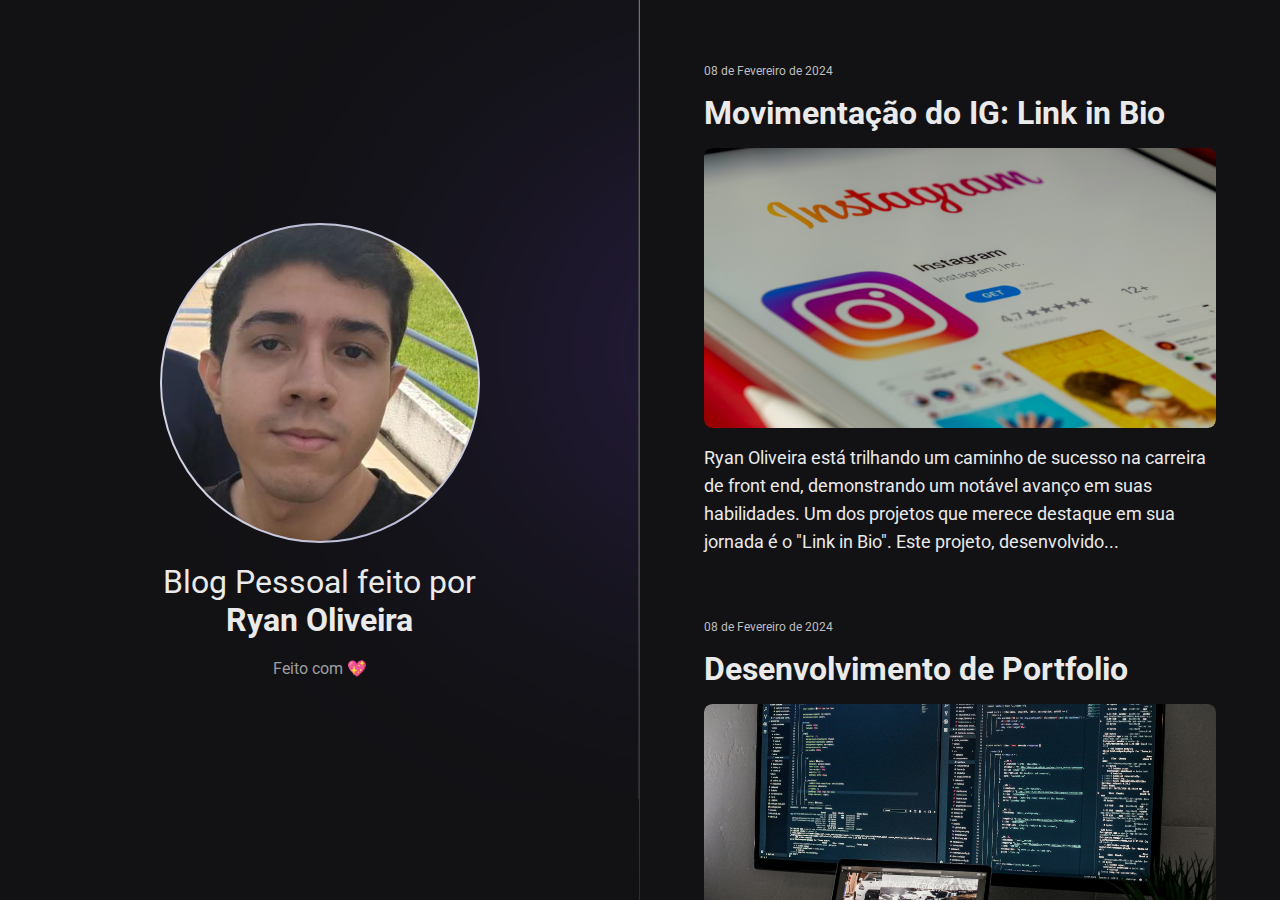
<file: index.html>
<!DOCTYPE html>
<html lang="pt-BR">

<head>
    <meta charset="UTF-8">
    <meta http-equiv="X-UA-Compatible" content="IE=edge">
    <meta name="viewport" content="width=device-width, initial-scale=1.0">
    <link rel="preconnect" href="https://fonts.googleapis.com">
    <link rel="preconnect" href="https://fonts.gstatic.com" crossorigin>
    <link href="https://fonts.googleapis.com/css2?family=Roboto:wght@400;700&display=swap" rel="stylesheet">
    <link rel="shortcut icon" href="./assets/icone/estrela.png" type="image/x-icon">
    <link rel="stylesheet" href="./styles/reset.css">
    <link rel="stylesheet" href="./styles/style.css">
    <title>Meu Blog</title>
</head>

<body>
    <aside>
        <img src="./assets/img/ryanOliveira.jpg" alt="Programador Ryan Oliveira">
        <p>Blog Pessoal feito por <br><strong>Ryan Oliveira</strong></p>
        <span>Feito com 💖</span>
    </aside>
    <nav>
        <a href="./index1.html" target="_blank" class="links">
            <small>08 de Fevereiro de 2024</small>
            <h1>Movimentação do IG: Link in Bio</h1>

            <div>
                <img src="./assets/img/noticia1.jpg" alt="Meu primeiro Site foi um BLOG!">
            </div>

            <p>Ryan Oliveira está trilhando um caminho de sucesso na carreira de front end, demonstrando um notável avanço em suas habilidades. 
                Um dos projetos que merece destaque em sua jornada é o "Link in Bio". Este projeto, desenvolvido...</p>
        </a>
        <a href="./portfolio.html" target="_blank" class="links">
            <small>08 de Fevereiro de 2024</small>
            <h1>Desenvolvimento de Portfolio</h1>

            <div>
                <img src="./assets/img/noticia2.jpg" alt="Meu primeiro Site foi um BLOG!">
            </div>

            <p>O Portfólio Digital Interativo oferece uma experiência imersiva, onde os visitantes podem explorar os projetos do desenvolvedor de forma dinâmica e envolvente.
                 Ao contrário dos portfólios estáticos tradicionais, este novo conceito utiliza tecnologias de ponta...</p>
        </a>
        <a href="https://www.youtube.com/" target="_blank" class="links">
            <small>08 de Fevereiro de 2024</small>
            <h1>Meu primeiro Site foi um BLOG!</h1>

            <div>
                <img src="./assets/img/img1.jpg" alt="Meu primeiro Site foi um BLOG!">
            </div>
            
            <p>At vero eos et accusamus et iusto odio dignissimos ducimus qui blanditiis praesentium voluptatum deleniti
                atque corrupti quos dolores et quas molestias excepturi sint occaecati cupiditate non provident,
                similique...</p>
        </a>
    </nav>
</body>

</html>
</file>
<file: styles/style.css>
:root {
    font-size: 16px;
}

::-webkit-scrollbar {
    width: 0.5rem;
}

::-webkit-scrollbar-track {
    background-color: #2c2c31;
}

::-webkit-scrollbar-thumb {
    background-color: #9e9ea0;
}

@keyframes entrada {
    from {opacity: 0;
    transform: translateY(-200px);
}
    to {opacity: 100%;
        transform: translateY(0);
    }
}

body {
    background-color: #121215;
    color: #eaeaea;
    font-family: 'Roboto', sans-serif;
    display: grid;
    grid-template-areas: "profile" "timeline";
    grid-template-columns: 1fr 1fr;
    grid-template-rows: 100vh;
}

nav {
    padding: 4rem;
    display: flex;
    flex-direction: column;
    gap: 4rem;
    overflow-y: scroll;

    animation: entrada 0.7s ease-in-out;
}

.links {
    display: flex;
    flex-direction: column;
    gap: 1rem;
    text-decoration: none;
}

.links small {
    font-size: 0.75rem;
    color: #bebebf;
}

.links h1 {
    color: #eaeaea;
    font-size: 2rem;
}

.links p {
    color: #eaeaea;
    font-size: 1.125rem;
    line-height: 1.75rem;
}


.links img {
    width: 100%;
    height: 17.5rem;
    object-fit: cover;
    border-radius: 8px;
}

.links div img:hover{
    transform: scale(1.1);
    transition: transform 0.5s ease-in-out;
}

.links div {
    width: 100%;
    height: 280px;
    overflow: hidden;
    border-radius: 8px;
}

aside * {
    animation: entrada 0.7s ease-in-out;
}

aside {
    grid-area: profile;

    display: flex;
    flex-direction: column;
    justify-content: center;
    align-items: center;
    gap: 1.25rem;

    border-right: 1px solid;
    border-image: linear-gradient(#727275, #2c2c31) 1;

    background-image: url(../assets/img/bg.svg);
    background-repeat: no-repeat;
    background-position: top right;
    background-size: 100%;
}

aside img {
    width: 20rem;
    height:20rem;
    border-radius: 50%;
    border: 2px solid transparent;
    background: linear-gradient(#d7d7df, #babad8, #dadae9) padding-box, linear-gradient(250deg, #d7d7df, #babad8, #dadae9) border-box;
}

aside p {
    font-size: 2rem;
    text-align: center;
}

aside span {
    font-size: 1rem;
    color: #9e9ea0;
}

@media (max-width: 768px) {
    :root {
        font-size: 12px;
    }

    body {
        grid-template-columns: 1fr;
        grid-template-rows: 0.2fr 0.8fr;
        grid-template-areas: "profile" "timeline";
    }

    aside {
        border-right: none;
        padding: 32px 12px;
    }

    nav {
        overflow-y: visible;
        padding: 22px;
    }
}
</file>
